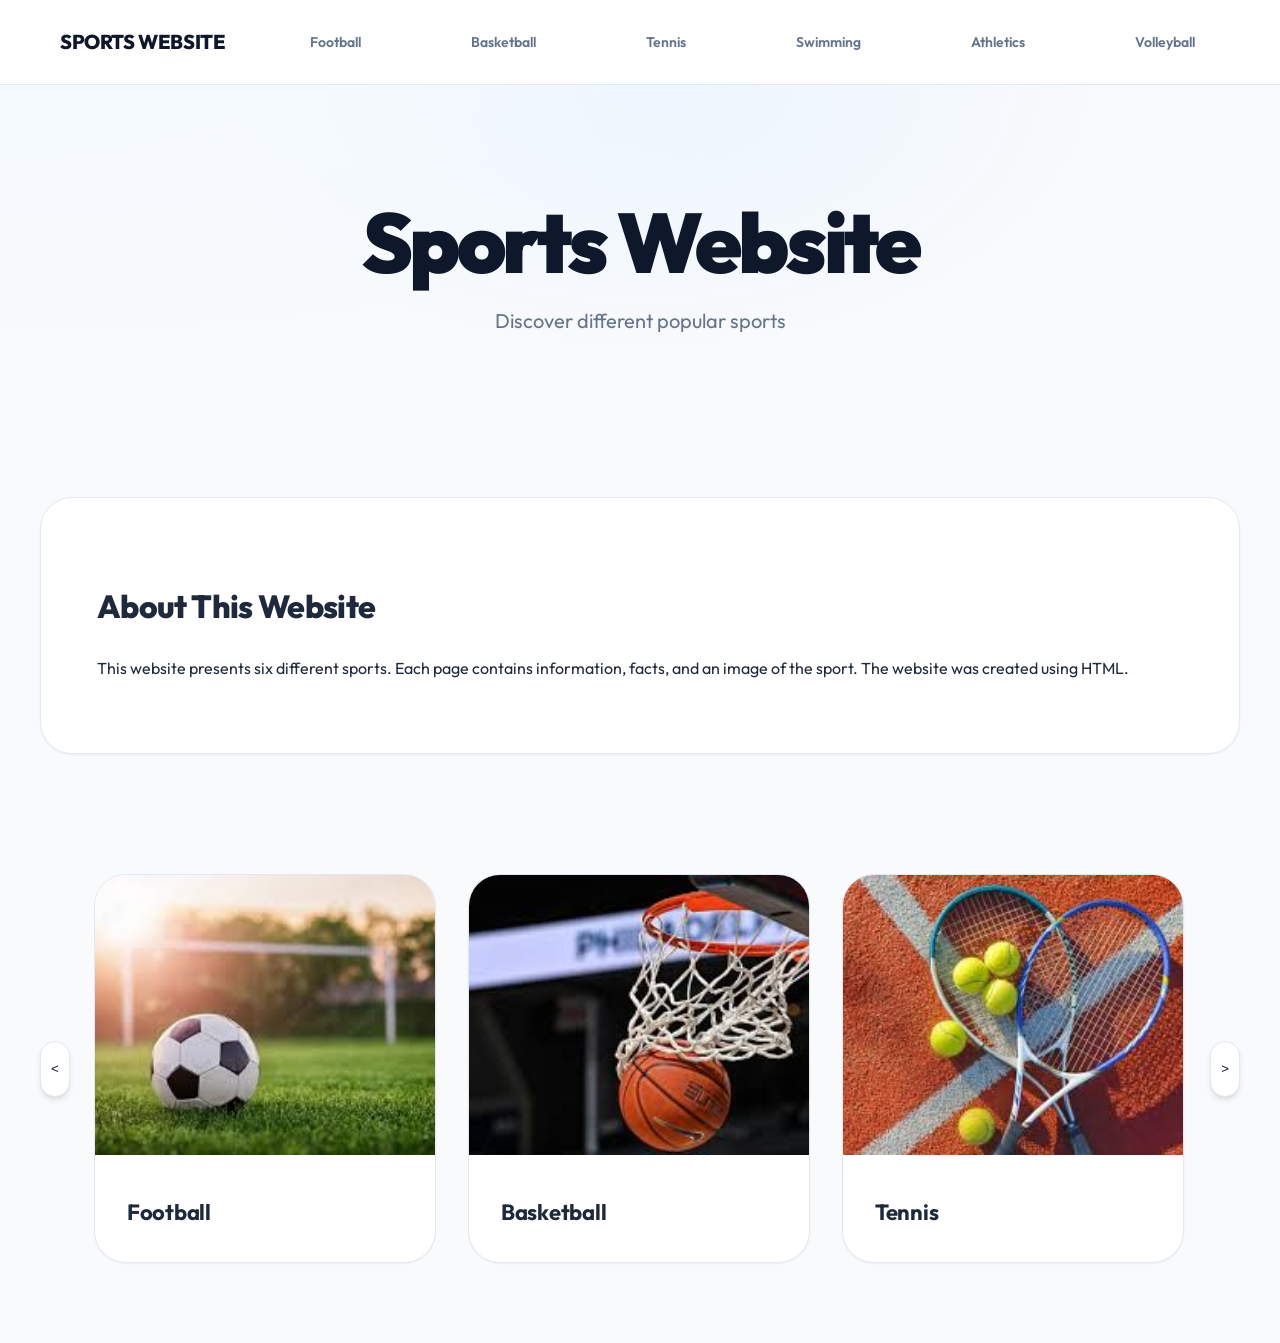
<file: index.html>
<!DOCTYPE html>
<html lang="en">
<head>
    <meta charset="UTF-8">
    <meta name="viewport" content="width=device-width, initial-scale=1.0">
    <title>Sports Website</title>
    <link rel="preconnect" href="https://fonts.googleapis.com">
    <link rel="preconnect" href="https://fonts.gstatic.com" crossorigin>
    <link href="https://fonts.googleapis.com/css2?family=Outfit:wght@400;600;800&display=swap" rel="stylesheet">
    <link rel="stylesheet" href="style.css">
</head>
<body>

<header class="m3-top-app-bar">
    <h1>Sports Website</h1>
    <a href="Football.html" class="m3-nav-link">Football</a>
    <a href="Basketball.html" class="m3-nav-link">Basketball</a>
    <a href="Tennis.html" class="m3-nav-link">Tennis</a>
    <a href="Swimming.html" class="m3-nav-link">Swimming</a>
    <a href="Athletics.html" class="m3-nav-link">Athletics</a>
    <a href="Volleyball.html" class="m3-nav-link">Volleyball</a>

</header>

<section class="hero-section">
    <h2 class="fade-in">Sports Website</h2>
    <p class="fade-in" style="animation-delay: 0.5s;">Discover different popular sports</p>
</section>

<div class="container">
    <div class="m3-card fade-in" style="animation-delay: 1.2s;">
        <h2>About This Website</h2>
        <p>
            This website presents six different sports.
            Each page contains information, facts, and an image of the sport.
            The website was created using HTML.
        </p>
    </div>

    <div class="carousel-container fade-in" style="animation-delay: 1.3s;">
        <button class="carousel-btn" id="prevBtn" aria-label="Previous">&lt;</button>
        <div class="sport-grid" id="sportCarousel">
            <a href="Football.html" class="sport-card">
                <img src="Football.jpg" alt="Football">
                <div class="content">
                    <h3>Football</h3>
                </div>
            </a>
            <a href="Basketball.html" class="sport-card">
                <img src="Basketball.jpg" alt="Basketball">
                <div class="content">
                    <h3>Basketball</h3>
                </div>
            </a>
            <a href="Tennis.html" class="sport-card">
                <img src="Tennis.jpg" alt="Tennis">
                <div class="content">
                    <h3>Tennis</h3>
                </div>
            </a>
            <a href="Swimming.html" class="sport-card">
                <img src="Swimming.jpg" alt="Swimming">
                <div class="content">
                    <h3>Swimming</h3>
                </div>
            </a>
            <a href="Athletics.html" class="sport-card">
                <img src="Athletics.jpg" alt="Athletics">
                <div class="content">
                    <h3>Athletics</h3>
                </div>
            </a>
            <a href="Volleyball.html" class="sport-card">
                <img src="Volleyball.jpg" alt="Volleyball">
                <div class="content">
                    <h3>Volleyball</h3>
                </div>
            </a>
        </div>
        <button class="carousel-btn" id="nextBtn" aria-label="Next">&gt;</button>
    </div>
</div>

<script>
    const carousel = document.getElementById('sportCarousel');
    const prevBtn = document.getElementById('prevBtn');
    const nextBtn = document.getElementById('nextBtn');

    prevBtn.addEventListener('click', () => {
        carousel.scrollBy({ left: -320, behavior: 'smooth' });
    });

    nextBtn.addEventListener('click', () => {
        carousel.scrollBy({ left: 320, behavior: 'smooth' });
    });
</script>

</body>
</html>
</file>
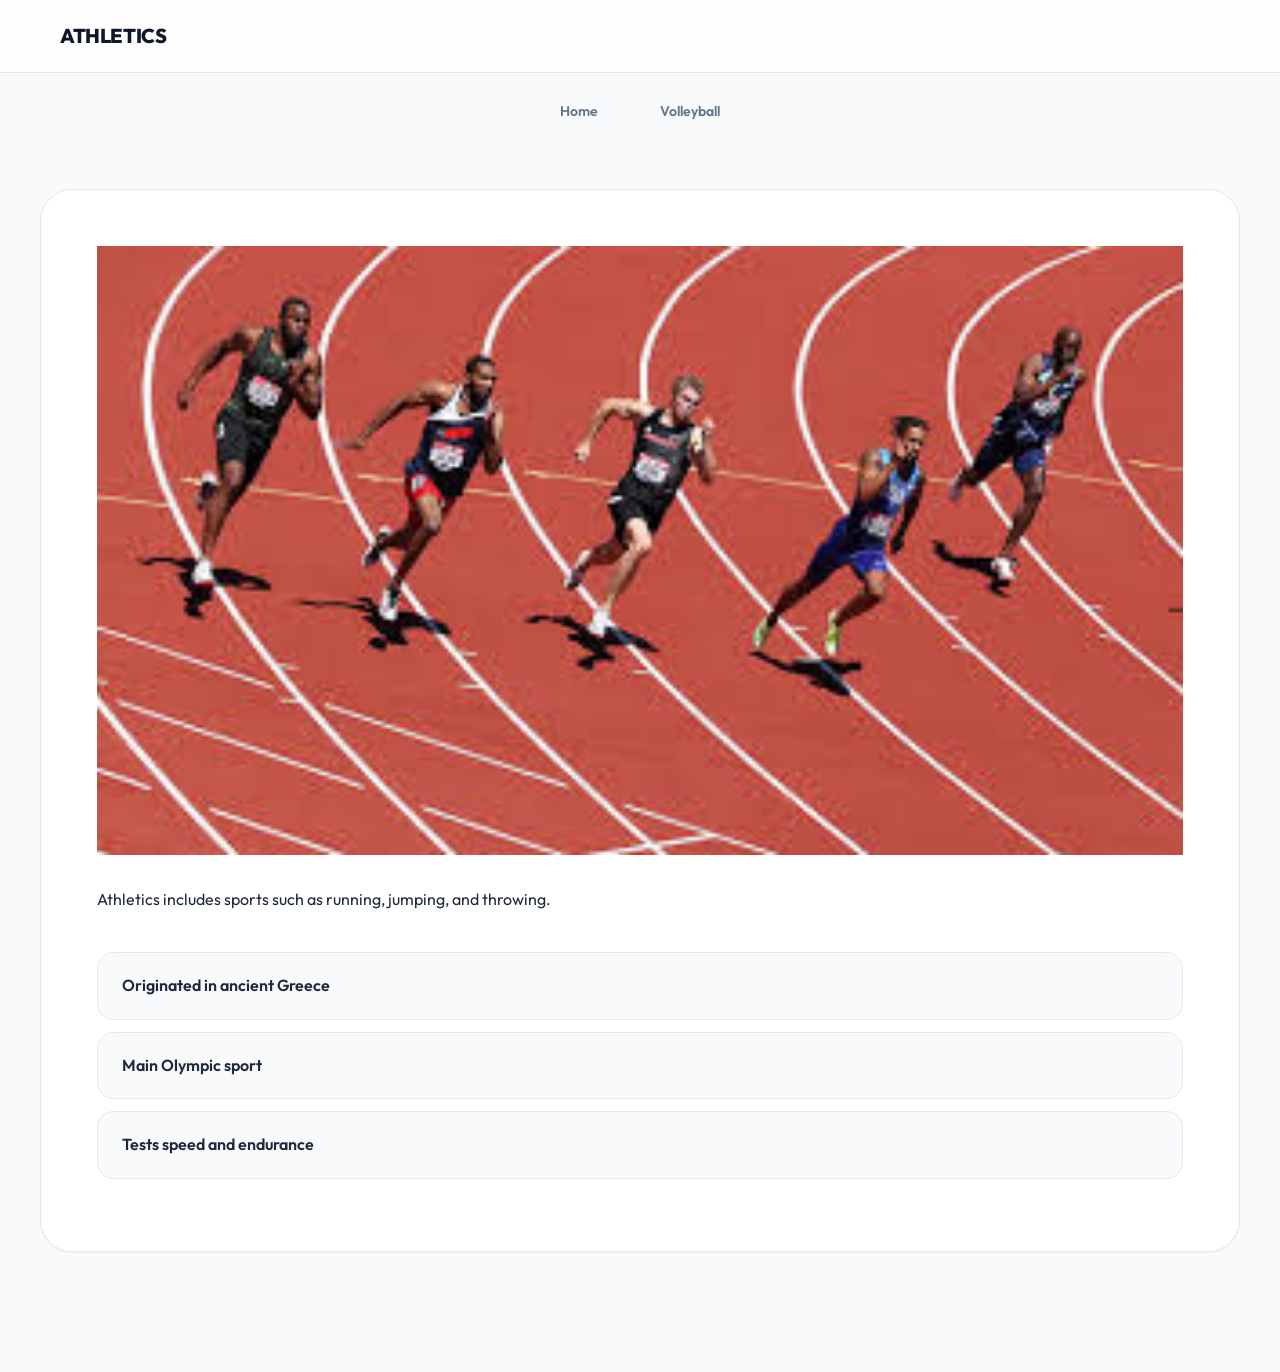
<file: Athletics.html>
<!DOCTYPE html>
<html lang="en">
<head>
    <meta charset="UTF-8">
    <meta name="viewport" content="width=device-width, initial-scale=1.0">
    <title>Athletics</title>
    <link rel="preconnect" href="https://fonts.googleapis.com">
    <link rel="preconnect" href="https://fonts.gstatic.com" crossorigin>
    <link href="https://fonts.googleapis.com/css2?family=Outfit:wght@400;600;800&display=swap" rel="stylesheet">
    <link rel="stylesheet" href="style.css">
</head>
<body>

<header class="m3-top-app-bar">
    <h1>Athletics</h1>
</header>

<nav class="m3-nav">
    <a href="index.html" class="m3-nav-link">Home</a>
    <a href="Volleyball.html" class="m3-nav-link">Volleyball</a>
</nav>

<div class="container">
    <div class="m3-card fade-in">
        <div style="border-radius: var(--radius-large); overflow: hidden; margin-bottom: 32px;">
            <img src="Athletics.jpg" alt="Athletics" style="width: 100%; display: block;">
        </div>
        <p>
            Athletics includes sports such as running, jumping, and throwing.
        </p>
        <ul class="m3-list">
            <li>Originated in ancient Greece</li>
            <li>Main Olympic sport</li>
            <li>Tests speed and endurance</li>
        </ul>
    </div>
</div>

</body>
</html>
</file>
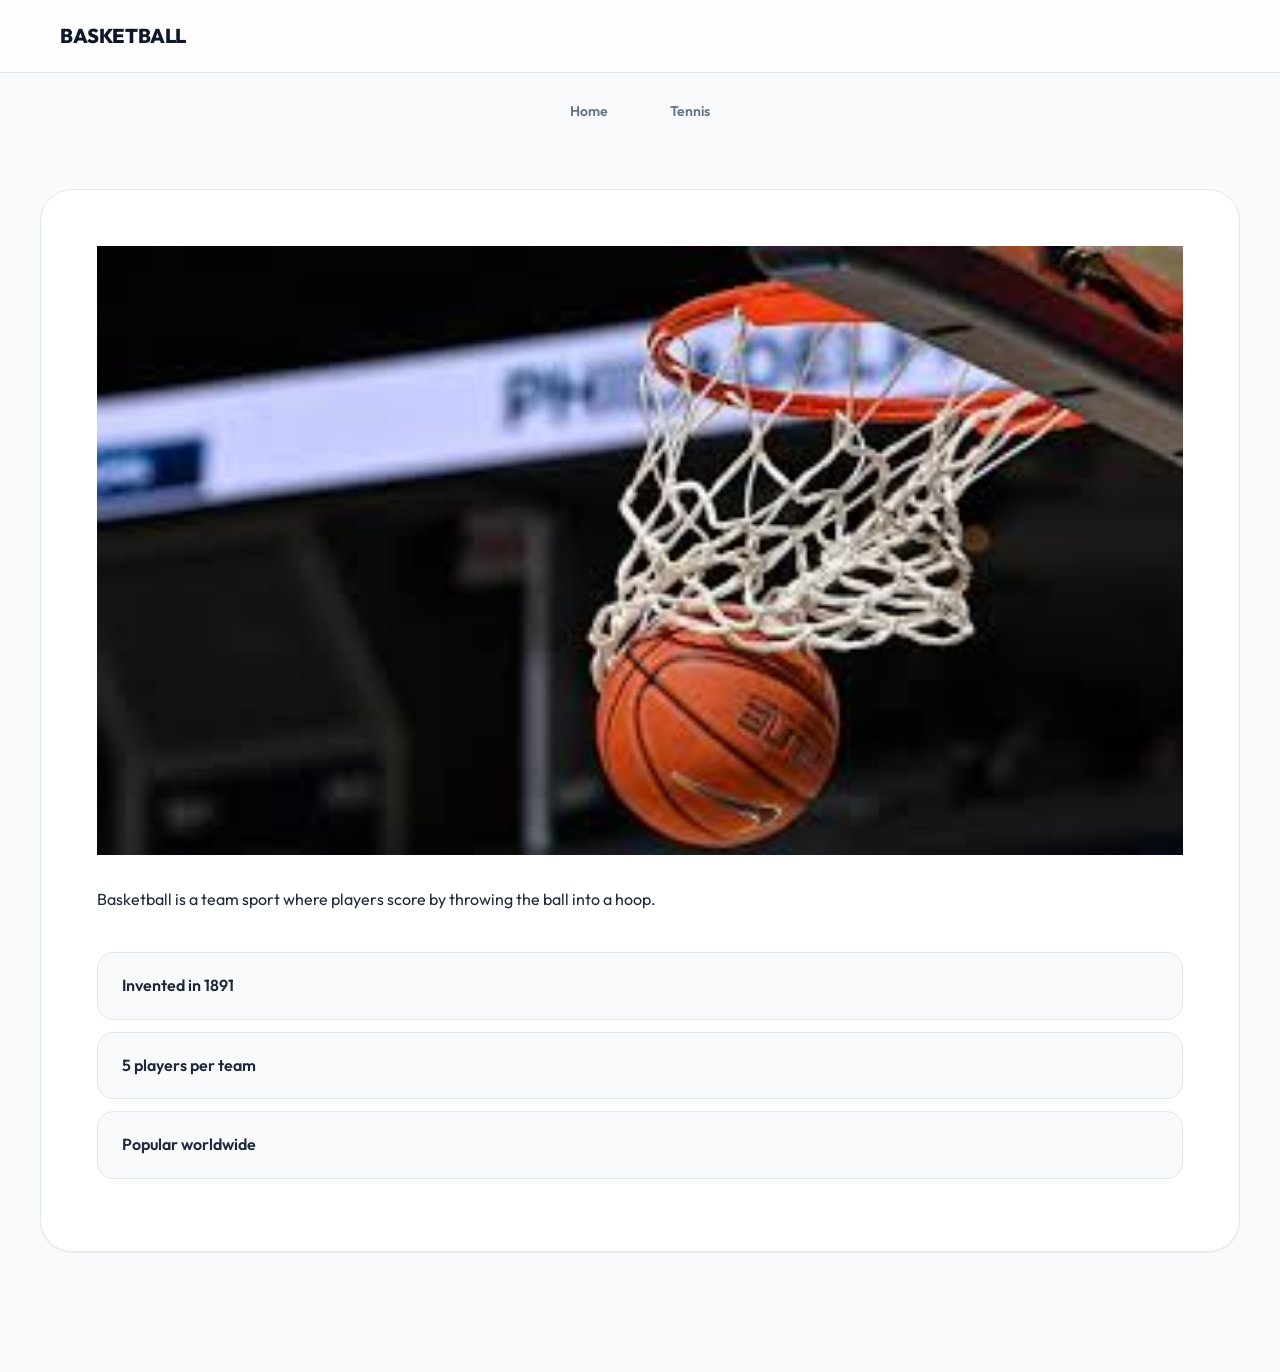
<file: Basketball.html>
<!DOCTYPE html>
<html lang="en">
<head>
    <meta charset="UTF-8">
    <meta name="viewport" content="width=device-width, initial-scale=1.0">
    <title>Basketball</title>
    <link rel="preconnect" href="https://fonts.googleapis.com">
    <link rel="preconnect" href="https://fonts.gstatic.com" crossorigin>
    <link href="https://fonts.googleapis.com/css2?family=Outfit:wght@400;600;800&display=swap" rel="stylesheet">
    <link rel="stylesheet" href="style.css">
</head>
<body>

<header class="m3-top-app-bar">
    <h1>Basketball</h1>
</header>

<nav class="m3-nav">
    <a href="index.html" class="m3-nav-link">Home</a>
    <a href="Tennis.html" class="m3-nav-link">Tennis</a>
</nav>

<div class="container">
    <div class="m3-card fade-in">
        <div style="border-radius: var(--radius-large); overflow: hidden; margin-bottom: 32px;">
            <img src="Basketball.jpg" alt="Basketball" style="width: 100%; display: block;">
        </div>
        <p>Basketball is a team sport where players score by throwing the ball into a hoop.</p>
        <ul class="m3-list">
            <li>Invented in 1891</li>
            <li>5 players per team</li>
            <li>Popular worldwide</li>
        </ul>
    </div>
</div>

</body>
</html>
</file>
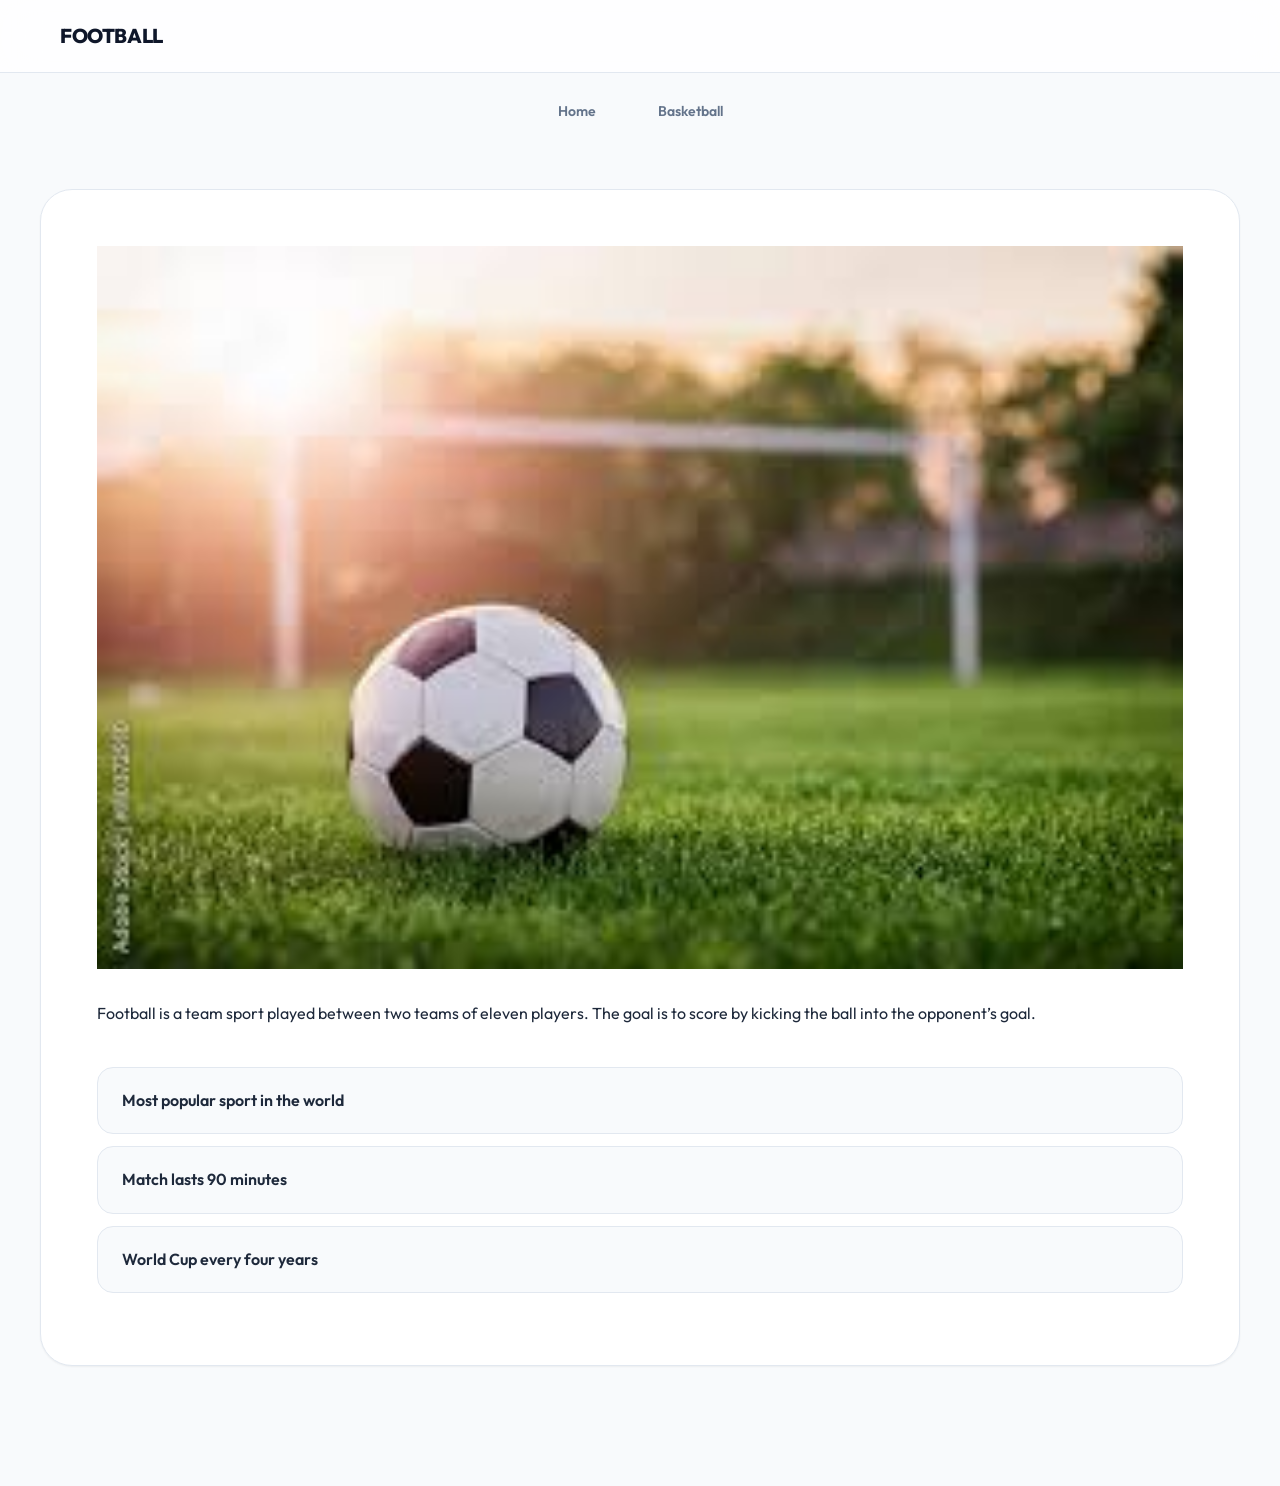
<file: Football.html>
<!DOCTYPE html>
<html lang="en">
<head>
    <meta charset="UTF-8">
    <meta name="viewport" content="width=device-width, initial-scale=1.0">
    <title>Football</title>
    <link rel="preconnect" href="https://fonts.googleapis.com">
    <link rel="preconnect" href="https://fonts.gstatic.com" crossorigin>
    <link href="https://fonts.googleapis.com/css2?family=Outfit:wght@400;600;800&display=swap" rel="stylesheet">
    <link rel="stylesheet" href="style.css">
</head>
<body>

<header class="m3-top-app-bar">
    <h1>Football</h1>
</header>

<nav class="m3-nav">
    <a href="index.html" class="m3-nav-link">Home</a>
    <a href="Basketball.html" class="m3-nav-link">Basketball</a>
</nav>

<div class="container">
    <div class="m3-card fade-in">
        <div style="border-radius: var(--radius-large); overflow: hidden; margin-bottom: 32px;">
            <img src="Football.jpg" alt="Football" style="width: 100%; display: block;">
        </div>
        <p>
            Football is a team sport played between two teams of eleven players.
            The goal is to score by kicking the ball into the opponent’s goal.
        </p>
        <ul class="m3-list">
            <li>Most popular sport in the world</li>
            <li>Match lasts 90 minutes</li>
            <li>World Cup every four years</li>
        </ul>
    </div>
</div>

</body>
</html>
</file>
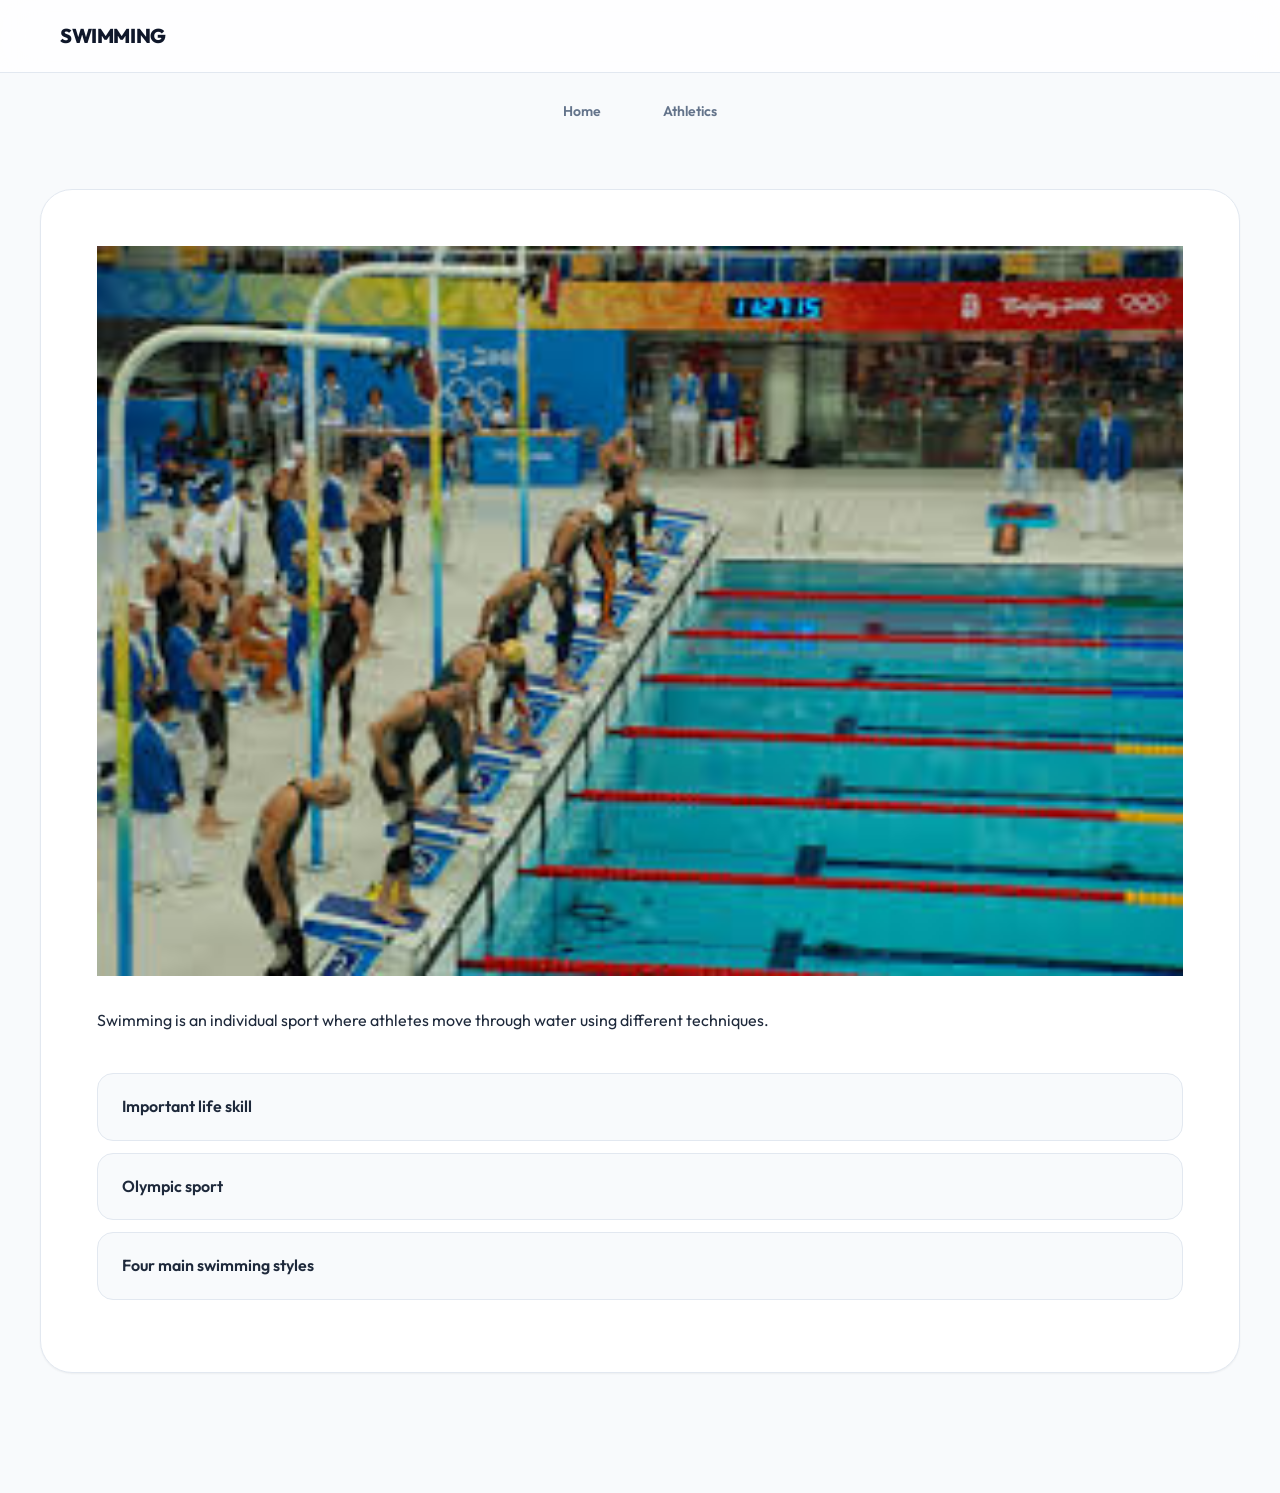
<file: Swimming.html>
<!DOCTYPE html>
<html lang="en">
<head>
    <meta charset="UTF-8">
    <meta name="viewport" content="width=device-width, initial-scale=1.0">
    <title>Swimming</title>
    <link rel="preconnect" href="https://fonts.googleapis.com">
    <link rel="preconnect" href="https://fonts.gstatic.com" crossorigin>
    <link href="https://fonts.googleapis.com/css2?family=Outfit:wght@400;600;800&display=swap" rel="stylesheet">
    <link rel="stylesheet" href="style.css">
</head>
<body>

<header class="m3-top-app-bar">
    <h1>Swimming</h1>
</header>

<nav class="m3-nav">
    <a href="index.html" class="m3-nav-link">Home</a>
    <a href="Athletics.html" class="m3-nav-link">Athletics</a>
</nav>

<div class="container">
    <div class="m3-card fade-in">
        <div style="border-radius: var(--radius-large); overflow: hidden; margin-bottom: 32px;">
            <img src="Swimming.jpg" alt="Swimming" style="width: 100%; display: block;">
        </div>
        <p>
            Swimming is an individual sport where athletes move through water using different techniques.
        </p>
        <ul class="m3-list">
            <li>Important life skill</li>
            <li>Olympic sport</li>
            <li>Four main swimming styles</li>
        </ul>
    </div>
</div>

</body>
</html>
</file>
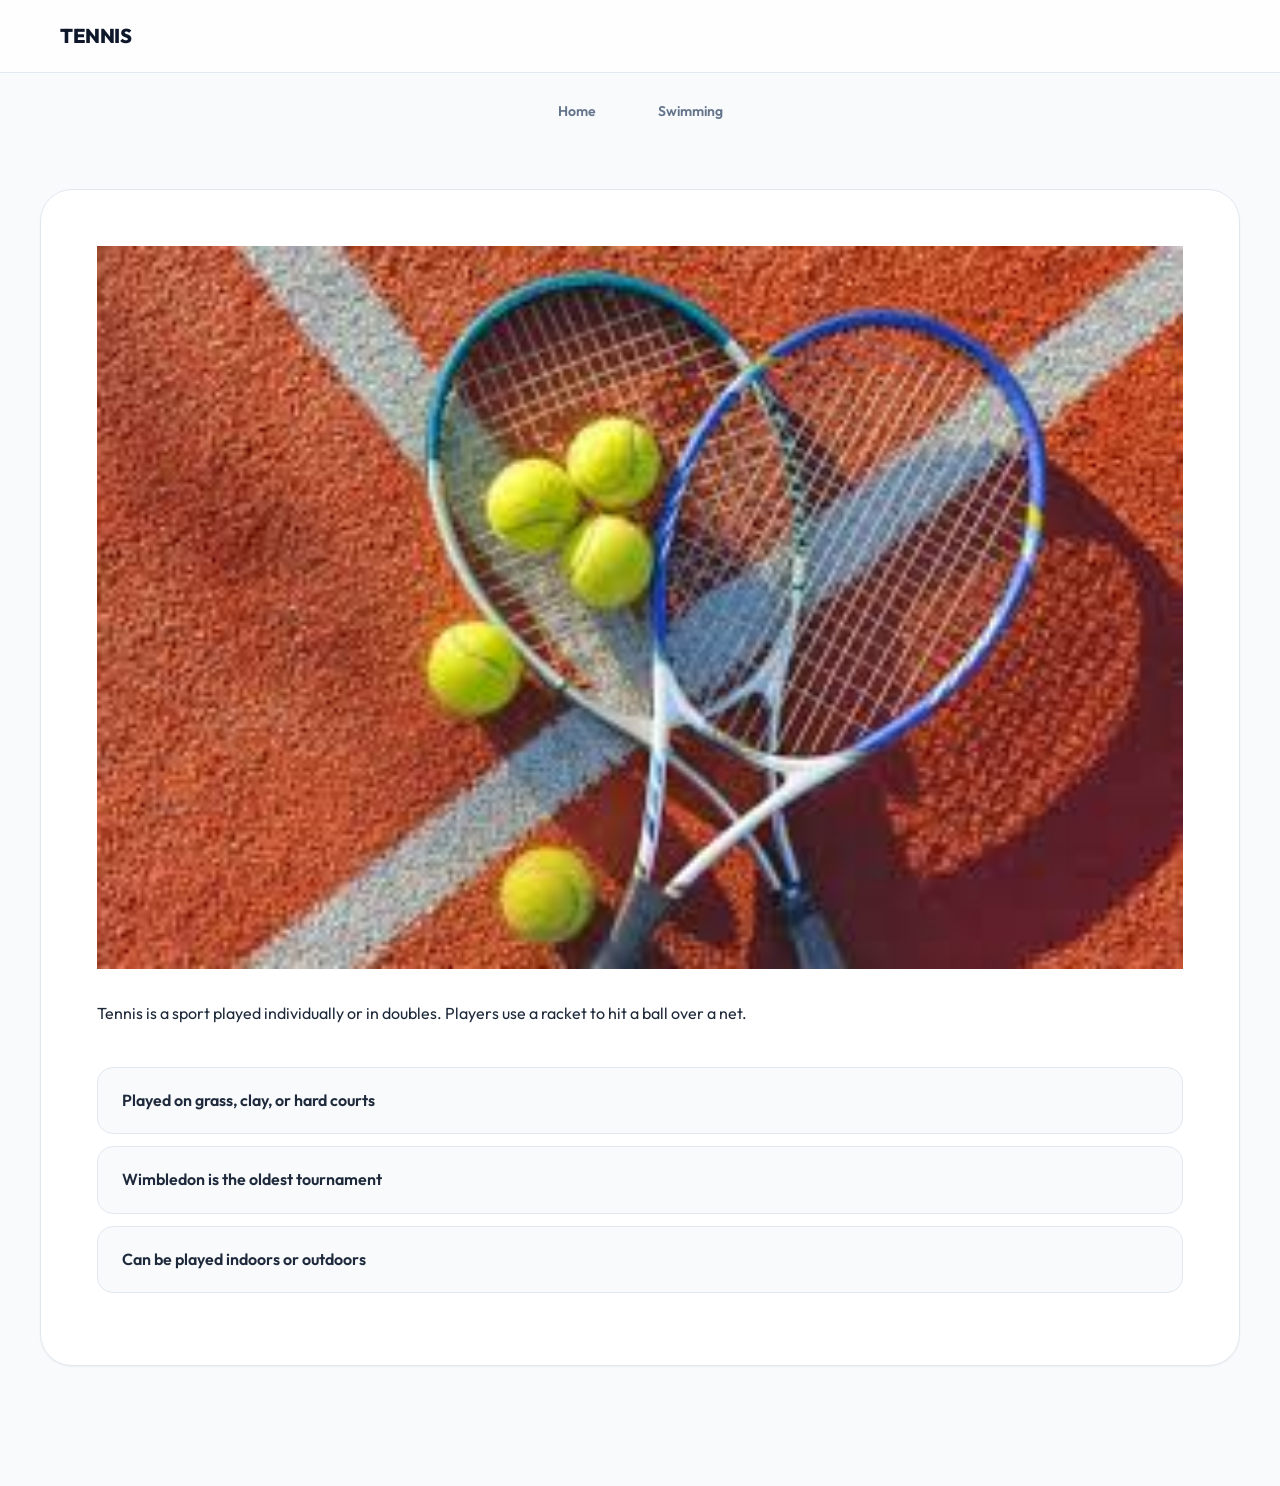
<file: Tennis.html>
<!DOCTYPE html>
<html lang="en">
<head>
    <meta charset="UTF-8">
    <meta name="viewport" content="width=device-width, initial-scale=1.0">
    <title>Tennis</title>
    <link rel="preconnect" href="https://fonts.googleapis.com">
    <link rel="preconnect" href="https://fonts.gstatic.com" crossorigin>
    <link href="https://fonts.googleapis.com/css2?family=Outfit:wght@400;600;800&display=swap" rel="stylesheet">
    <link rel="stylesheet" href="style.css">
</head>
<body>

<header class="m3-top-app-bar">
    <h1>Tennis</h1>
</header>

<nav class="m3-nav">
    <a href="index.html" class="m3-nav-link">Home</a>
    <a href="Swimming.html" class="m3-nav-link">Swimming</a>
</nav>

<div class="container">
    <div class="m3-card fade-in">
        <div style="border-radius: var(--radius-large); overflow: hidden; margin-bottom: 32px;">
            <img src="Tennis.jpg" alt="Tennis" style="width: 100%; display: block;">
        </div>
        <p>
            Tennis is a sport played individually or in doubles.
            Players use a racket to hit a ball over a net.
        </p>
        <ul class="m3-list">
            <li>Played on grass, clay, or hard courts</li>
            <li>Wimbledon is the oldest tournament</li>
            <li>Can be played indoors or outdoors</li>
        </ul>
    </div>
</div>

</body>
</html>
</file>
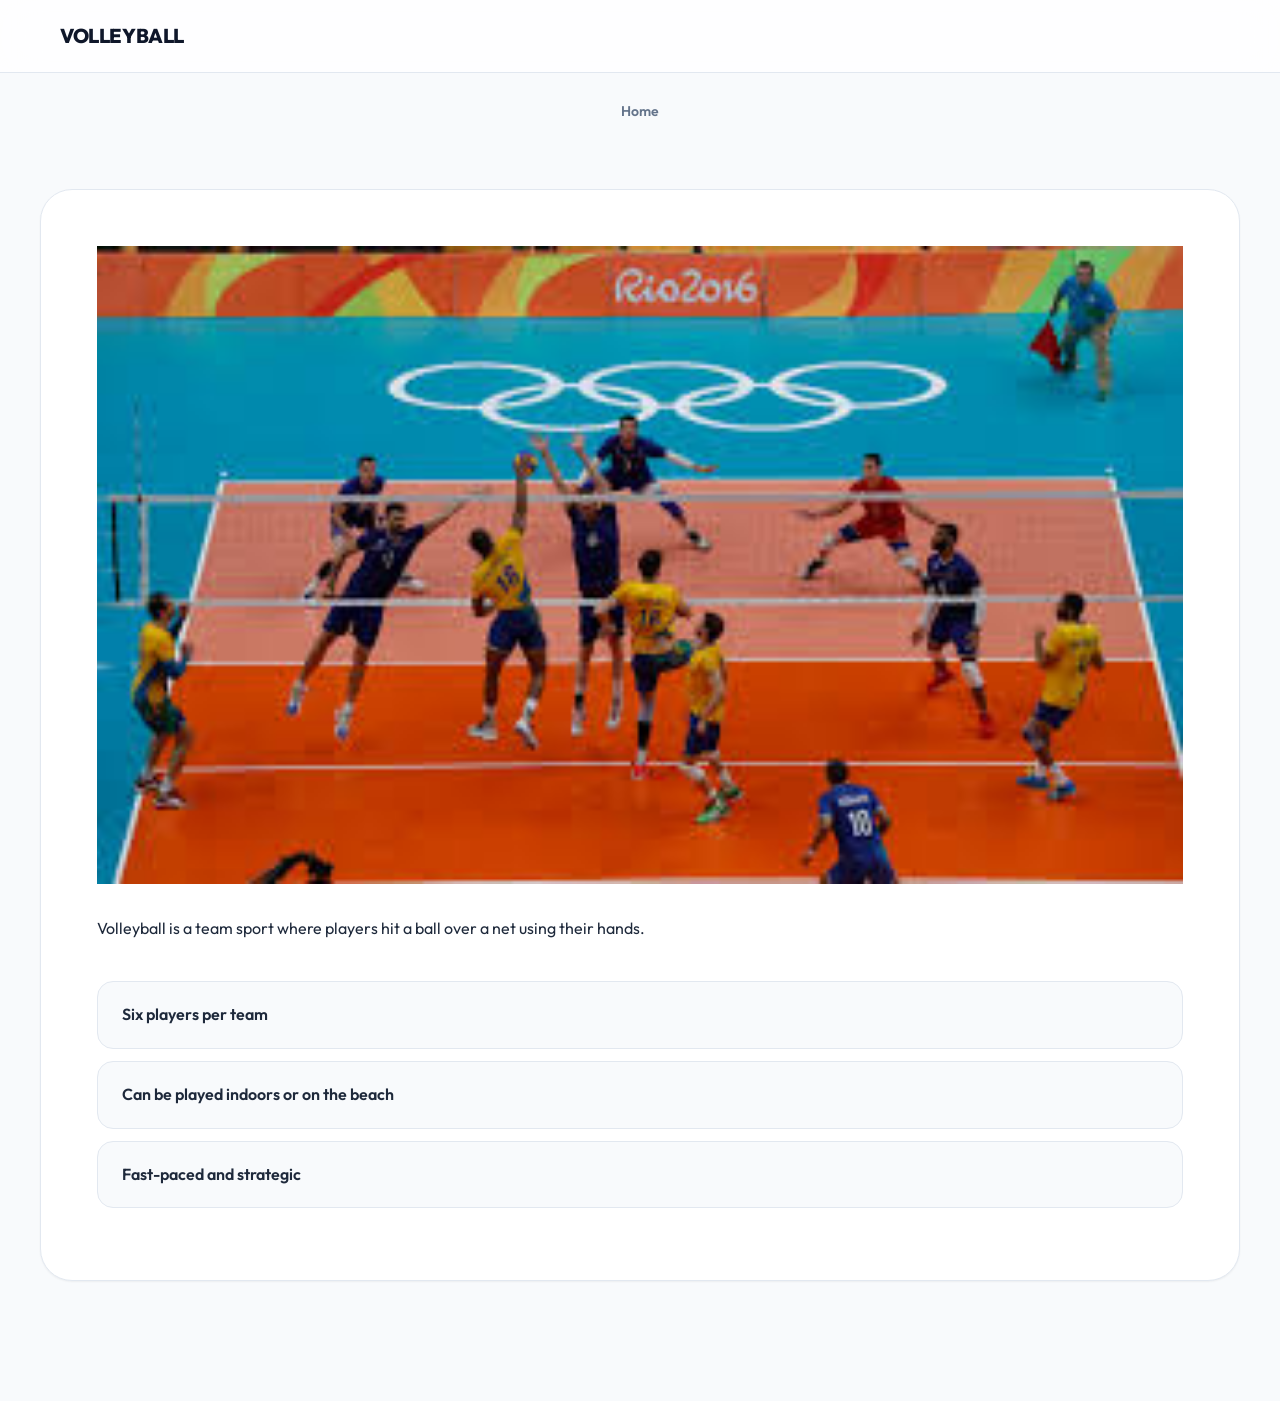
<file: Volleyball.html>
<!DOCTYPE html>
<html lang="en">
<head>
    <meta charset="UTF-8">
    <meta name="viewport" content="width=device-width, initial-scale=1.0">
    <title>Volleyball</title>
    <link rel="preconnect" href="https://fonts.googleapis.com">
    <link rel="preconnect" href="https://fonts.gstatic.com" crossorigin>
    <link href="https://fonts.googleapis.com/css2?family=Outfit:wght@400;600;800&display=swap" rel="stylesheet">
    <link rel="stylesheet" href="style.css">
</head>
<body>

<header class="m3-top-app-bar">
    <h1>Volleyball</h1>
</header>

<nav class="m3-nav">
    <a href="index.html" class="m3-nav-link">Home</a>
</nav>

<div class="container">
    <div class="m3-card fade-in">
        <div style="border-radius: var(--radius-large); overflow: hidden; margin-bottom: 32px;">
            <img src="Volleyball.jpg" alt="Volleyball" style="width: 100%; display: block;">
        </div>
        <p>
            Volleyball is a team sport where players hit a ball over a net using their hands.
        </p>
        <ul class="m3-list">
            <li>Six players per team</li>
            <li>Can be played indoors or on the beach</li>
            <li>Fast-paced and strategic</li>
        </ul>
    </div>
</div>

</body>
</html>
</file>
<file: style.css>
:root {
  --color-primary: #0F172A;
  --color-accent: #334155;
  --color-bg: #F8FAFC;
  --color-surface: #FFFFFF;
  --color-text: #1E293B;
  --color-text-muted: #64748B;
  --color-border: #E2E8F0;
  
  --ease-elegant: cubic-bezier(0.16, 1, 0.3, 1);
  --shadow-sm: 0 1px 2px 0 rgb(0 0 0 / 0.05);
  --shadow-md: 0 4px 6px -1px rgb(0 0 0 / 0.1), 0 2px 4px -2px rgb(0 0 0 / 0.1);
  --shadow-lg: 0 20px 25px -5px rgb(0 0 0 / 0.1), 0 8px 10px -6px rgb(0 0 0 / 0.1);
  
  --radius-xl: 32px;
  --radius-lg: 16px;
}

body {
  margin: 0;
  font-family: 'Outfit', 'Inter', system-ui, sans-serif;
  background-color: var(--color-bg);
  color: var(--color-text);
  line-height: 1.6;
  -webkit-font-smoothing: antialiased;
}

.m3-top-app-bar {
  background: rgba(255, 255, 255, 0.8);
  backdrop-filter: blur(20px);
  padding: 20px 60px;
  display: flex;
  justify-content: space-between;
  align-items: center;
  position: sticky;
  top: 0;
  z-index: 1000;
  border-bottom: 1px solid var(--color-border);
}

.m3-top-app-bar h1 {
  font-size: 20px;
  font-weight: 800;
  letter-spacing: -0.02em;
  margin: 0;
  text-transform: uppercase;
  color: var(--color-primary);
}

.m3-nav {
  display: flex;
  gap: 12px;
  padding: 16px;
  justify-content: center;
  overflow-x: auto;
  scrollbar-width: none;
}

.m3-nav-link {
  text-decoration: none;
  color: var(--color-text-muted);
  padding: 10px 24px;
  border-radius: 100px;
  font-weight: 600;
  font-size: 14px;
  transition: all 0.4s var(--ease-elegant);
  border: 1px solid transparent;
}

.m3-nav-link:hover {
  color: var(--color-primary);
  background: var(--color-surface);
  border-color: var(--color-border);
  transform: translateY(-1px);
}

.m3-nav-link.active {
  background: var(--color-primary);
  color: white;
  box-shadow: var(--shadow-md);
}

.hero-section {
  text-align: center;
  padding: 120px 24px;
  background-image: radial-gradient(at 0% 0%, hsla(210,100%,98%,1) 0, transparent 50%), 
                    radial-gradient(at 50% 0%, hsla(210,100%,96%,1) 0, transparent 50%);
}

.hero-section h2 {
  font-size: clamp(48px, 8vw, 84px);
  font-weight: 900;
  letter-spacing: -0.04em;
  line-height: 0.9;
  margin: 0 0 24px 0;
  color: var(--color-primary);
}

.hero-section p {
  font-size: 20px;
  color: var(--color-text-muted);
  max-width: 600px;
  margin: 0 auto;
  font-weight: 400;
}

.container {
  max-width: 1200px;
  margin: 0 auto;
  padding: 40px 24px;
}

.m3-card {
  background: var(--color-surface);
  border-radius: var(--radius-xl);
  padding: 56px;
  border: 1px solid var(--color-border);
  box-shadow: var(--shadow-sm);
  margin-bottom: 80px;
}

.m3-card h2 {
  font-size: 32px;
  font-weight: 800;
  letter-spacing: -0.02em;
  margin-bottom: 24px;
}

.carousel-container {
  display: flex;
  align-items: center;
  gap: 24px;
  position: relative;
}

.sport-grid {
  display: flex;
  gap: 32px;
  overflow-x: auto;
  scroll-snap-type: x mandatory;
  padding: 40px 0;
  scrollbar-width: none;
  scroll-behavior: smooth;
}

.sport-grid::-webkit-scrollbar { display: none; }

.sport-card {
  flex: 0 0 340px;
  scroll-snap-align: center;
  text-decoration: none;
  color: inherit;
  background: var(--color-surface);
  border-radius: var(--radius-xl);
  overflow: hidden;
  transition: all 0.6s var(--ease-elegant);
  border: 1px solid var(--color-border);
  box-shadow: var(--shadow-sm);
}

.sport-card img {
  width: 100%;
  height: 280px;
  object-fit: cover;
  transition: transform 1s var(--ease-elegant);
}

.sport-card:hover {
  transform: translateY(-12px) scale(1.02);
  box-shadow: var(--shadow-lg);
  border-color: transparent;
}

.sport-card:hover img {
  transform: scale(1.08);
}

.sport-card .content {
  padding: 32px;
}

.sport-card h3 {
  font-size: 22px;
  font-weight: 700;
  margin: 0;
  letter-spacing: -0.01em;
}

.carousel-btn {
  width: 56px;
  height: 56px;
  border-radius: 28px;
  background: var(--color-surface);
  border: 1px solid var(--color-border);
  color: var(--color-primary);
  cursor: pointer;
  transition: all 0.3s var(--ease-elegant);
  display: flex;
  align-items: center;
  justify-content: center;
  box-shadow: var(--shadow-md);
  z-index: 10;
}

.carousel-btn:hover {
  background: var(--color-primary);
  color: white;
  transform: scale(1.1);
}

.m3-list {
  list-style: none;
  padding: 0;
  margin-top: 40px;
}

.m3-list li {
  padding: 20px 24px;
  background: var(--color-bg);
  border-radius: var(--radius-lg);
  margin-bottom: 12px;
  font-weight: 600;
  border: 1px solid var(--color-border);
  transition: all 0.3s var(--ease-elegant);
}

.m3-list li:hover {
  background: var(--color-surface);
  transform: translateX(12px);
  box-shadow: var(--shadow-sm);
}

.fade-in {
  animation: reveal 1.2s var(--ease-elegant) both;
}

@keyframes reveal {
  0% { opacity: 0; transform: translateY(40px); }
  100% { opacity: 1; transform: translateY(0); }
}

@media (max-width: 600px) {
  .m3-top-app-bar { padding: 16px 24px; }
  .sport-card { flex: 0 0 85%; }
  .m3-card { padding: 32px; }
}
</file>
